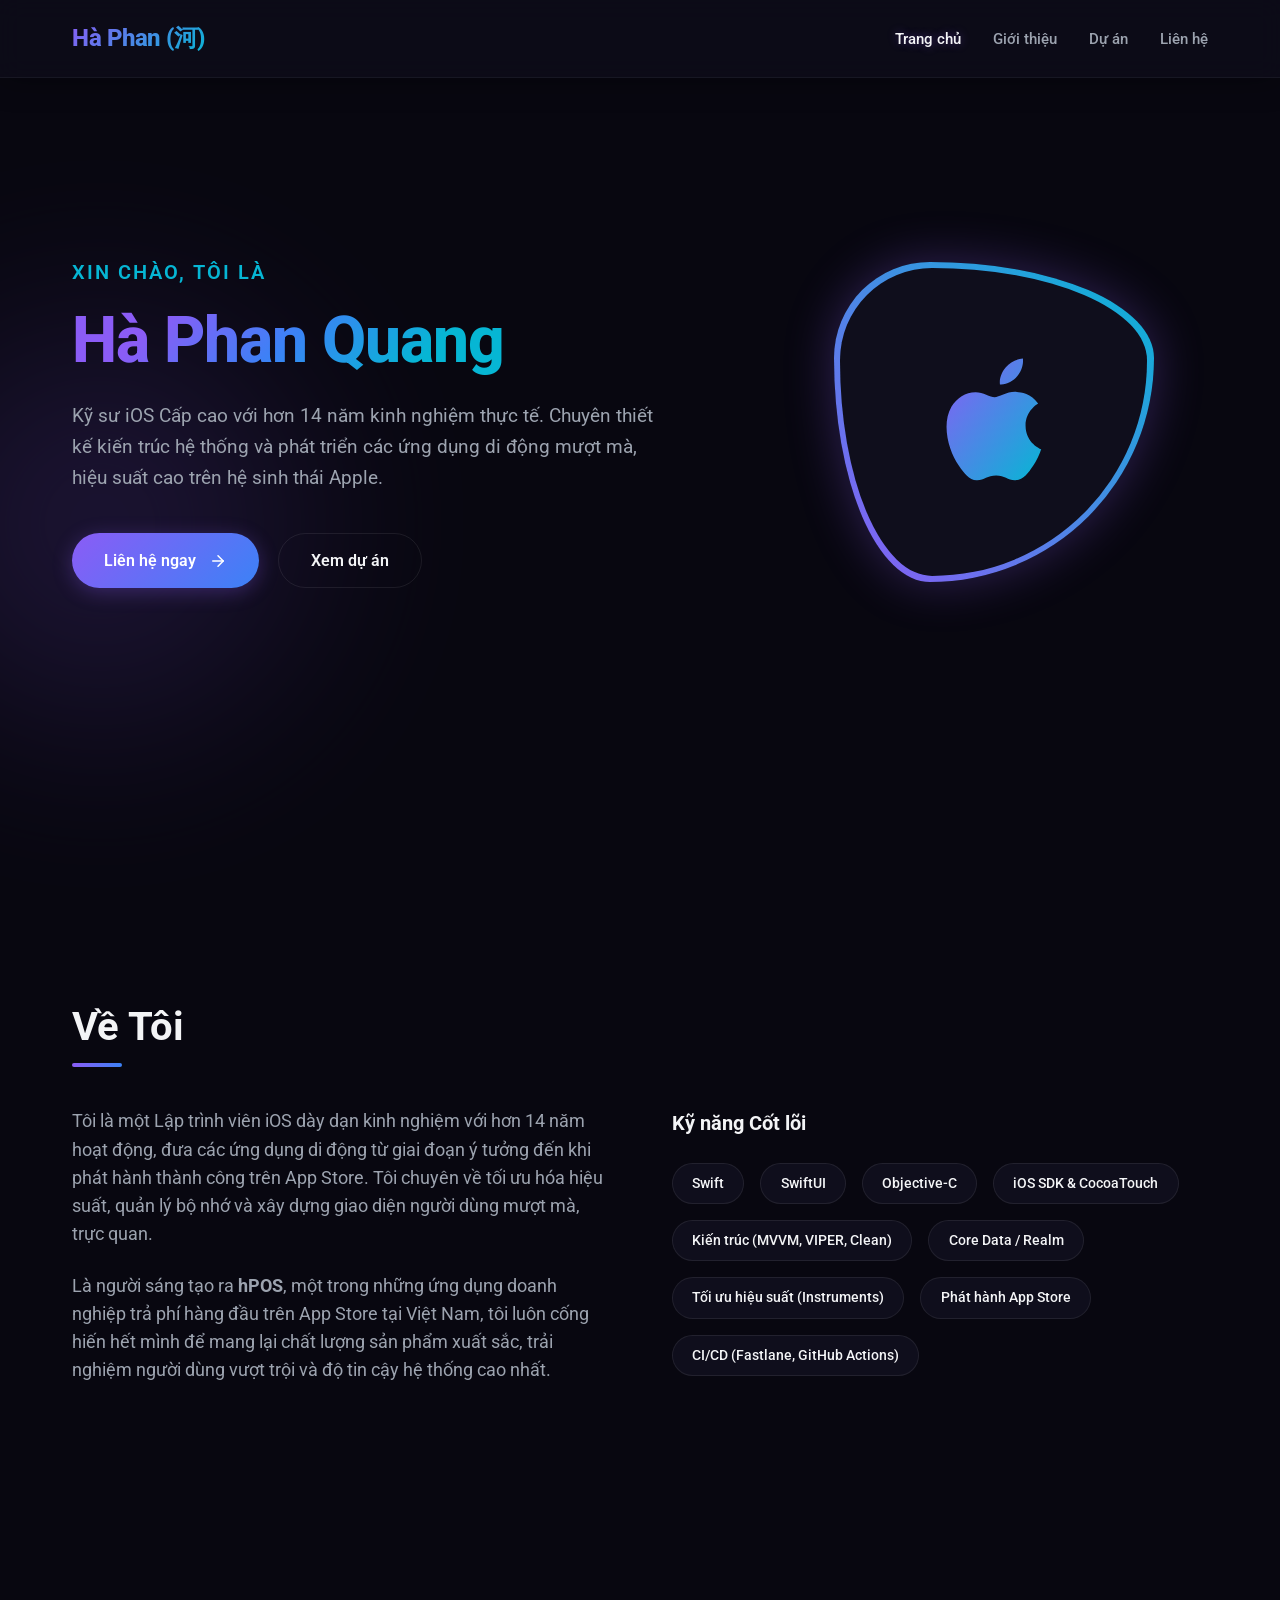
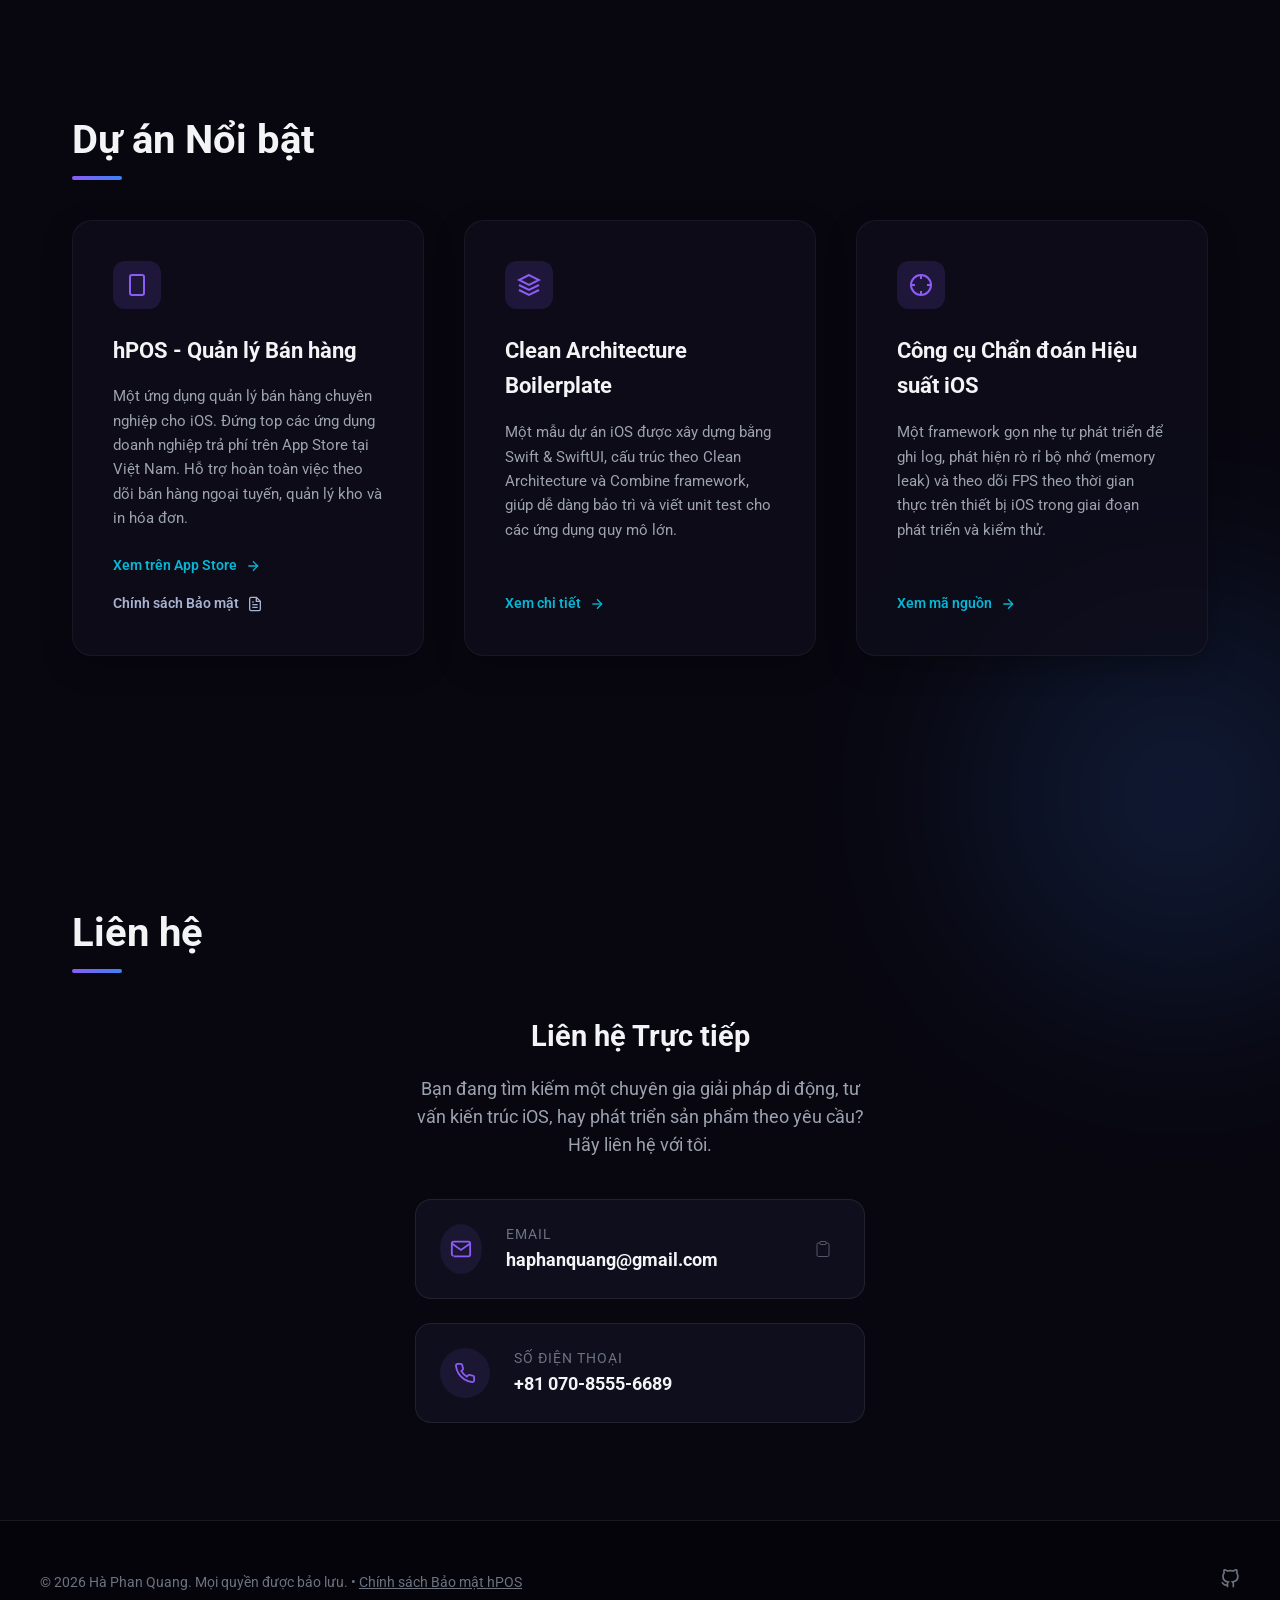
<file: docs/index.html>
<!DOCTYPE html>
<html lang="vi">
<head>
  <meta charset="UTF-8">
  <meta name="viewport" content="width=device-width, initial-scale=1.0">
  <meta name="description" content="Trang web cá nhân của Hà Phan Quang - Kỹ sư iOS Cấp cao với hơn 14 năm kinh nghiệm. Tác giả của hPOS, ứng dụng trả phí hàng đầu trên App Store tại Việt Nam.">
  <meta name="author" content="Hà Phan Quang">
  <title>Hà Phan Quang | Kỹ sư iOS Cấp cao</title>
  
  <!-- Google Fonts Preconnect and Links for optimized page load times -->
  <link rel="preconnect" href="https://fonts.googleapis.com">
  <link rel="preconnect" href="https://fonts.gstatic.com" crossorigin>
  <link href="https://fonts.googleapis.com/css2?family=Roboto:ital,wght@0,300;0,400;0,500;0,700;0,900;1,300;1,400;1,500;1,700;1,900&display=swap" rel="stylesheet">

  <!-- CSS Stylesheet -->
  <link rel="stylesheet" href="style.css">
</head>
<body>

  <!-- Background Glowing Orbs for Aesthetics -->
  <div class="glow-orb orb-1"></div>
  <div class="glow-orb orb-2"></div>

  <!-- Header / Navigation -->
  <header>
    <div class="nav-container">
      <a href="#" class="logo">Hà Phan (河)</a>
      <ul class="nav-links">
        <li><a href="#home" class="active">Trang chủ</a></li>
        <li><a href="#about">Giới thiệu</a></li>
        <li><a href="#projects">Dự án</a></li>
        <li><a href="#contact">Liên hệ</a></li>
      </ul>
    </div>
  </header>

  <!-- Hero Section -->
  <section id="home">
    <div class="hero-wrapper">
      <div class="hero-content">
        <h2>Xin chào, tôi là</h2>
        <h1><span class="gradient-text">Hà Phan Quang</span></h1>
        <p>Kỹ sư iOS Cấp cao với hơn 14 năm kinh nghiệm thực tế. Chuyên thiết kế kiến trúc hệ thống và phát triển các ứng dụng di động mượt mà, hiệu suất cao trên hệ sinh thái Apple.</p>
        <div class="btn-group">
          <a href="#contact" class="btn btn-primary">
            Liên hệ ngay
            <svg width="18" height="18" viewBox="0 0 24 24" fill="none" stroke="currentColor" stroke-width="2" stroke-linecap="round" stroke-linejoin="round"><line x1="5" y1="12" x2="19" y2="12"></line><polyline points="12 5 19 12 12 19"></polyline></svg>
          </a>
          <a href="#projects" class="btn btn-secondary">Xem dự án</a>
        </div>
      </div>
      
      <div class="hero-visual">
        <div class="profile-sphere">
          <div class="profile-sphere-inner">
            <!-- Sleek Apple/iOS developer icon -->
            <svg viewBox="0 0 24 24" style="width: 140px; height: 140px; fill: url(#sphere-grad);">
              <defs>
                <linearGradient id="sphere-grad" x1="0%" y1="0%" x2="100%" y2="100%">
                  <stop offset="0%" stop-color="#8b5cf6" />
                  <stop offset="100%" stop-color="#06b6d4" />
                </linearGradient>
              </defs>
              <path d="M18.71 19.5c-.83 1.24-1.71 2.45-3.05 2.47-1.34.03-1.77-.79-3.29-.79-1.53 0-2 .77-3.27.82-1.31.05-2.3-1.32-3.14-2.53C4.25 17 2.94 12.45 4.7 9.39c.87-1.52 2.43-2.48 4.12-2.51 1.28-.02 2.5.87 3.29.87.78 0 2.26-1.07 3.81-.91.65.03 2.47.26 3.64 1.98-.09.06-2.17 1.28-2.15 3.81.03 3.02 2.65 4.03 2.68 4.04-.03.07-.42 1.44-1.38 2.83M15.97 4.17c.66-.81 1.11-1.93.99-3.06-1 .04-2.21.67-2.93 1.49-.62.69-1.16 1.84-1.01 2.96 1.12.09 2.27-.56 2.95-1.39z"/>
            </svg>
          </div>
        </div>
      </div>
    </div>
  </section>

  <!-- About Section -->
  <section id="about" class="reveal">
    <h2 class="section-title">Về Tôi</h2>
    <div class="about-grid">
      <div class="about-text">
        <p>Tôi là một Lập trình viên iOS dày dạn kinh nghiệm với hơn 14 năm hoạt động, đưa các ứng dụng di động từ giai đoạn ý tưởng đến khi phát hành thành công trên App Store. Tôi chuyên về tối ưu hóa hiệu suất, quản lý bộ nhớ và xây dựng giao diện người dùng mượt mà, trực quan.</p>
        <p>Là người sáng tạo ra <strong>hPOS</strong>, một trong những ứng dụng doanh nghiệp trả phí hàng đầu trên App Store tại Việt Nam, tôi luôn cống hiến hết mình để mang lại chất lượng sản phẩm xuất sắc, trải nghiệm người dùng vượt trội và độ tin cậy hệ thống cao nhất.</p>
      </div>
      <div class="skills-wrapper">
        <h3>Kỹ năng Cốt lõi</h3>
        <div class="skills-list">
          <span class="skill-tag">Swift</span>
          <span class="skill-tag">SwiftUI</span>
          <span class="skill-tag">Objective-C</span>
          <span class="skill-tag">iOS SDK & CocoaTouch</span>
          <span class="skill-tag">Kiến trúc (MVVM, VIPER, Clean)</span>
          <span class="skill-tag">Core Data / Realm</span>
          <span class="skill-tag">Tối ưu hiệu suất (Instruments)</span>
          <span class="skill-tag">Phát hành App Store</span>
          <span class="skill-tag">CI/CD (Fastlane, GitHub Actions)</span>
        </div>
      </div>
    </div>
  </section>

  <!-- Projects Section -->
  <section id="projects" class="reveal">
    <h2 class="section-title">Dự án Nổi bật</h2>
    <div class="project-grid">
      <!-- Project 1 (hPOS) -->
      <div class="project-card">
        <div class="project-icon">
          <svg viewBox="0 0 24 24" fill="none" stroke="currentColor" stroke-width="2">
            <rect x="5" y="2" width="14" height="20" rx="2" ry="2"></rect>
            <line x1="12" y1="18" x2="12.01" y2="18"></line>
          </svg>
        </div>
        <h3>hPOS - Quản lý Bán hàng</h3>
        <p>Một ứng dụng quản lý bán hàng chuyên nghiệp cho iOS. Đứng top các ứng dụng doanh nghiệp trả phí trên App Store tại Việt Nam. Hỗ trợ hoàn toàn việc theo dõi bán hàng ngoại tuyến, quản lý kho và in hóa đơn.</p>
        <div style="display: flex; gap: 15px; flex-wrap: wrap;">
          <a href="https://apple.co/4h6hipO" target="_blank" class="project-link">
            Xem trên App Store
            <svg width="16" height="16" viewBox="0 0 24 24" fill="none" stroke="currentColor" stroke-width="2"><line x1="5" y1="12" x2="19" y2="12"></line><polyline points="12 5 19 12 12 19"></polyline></svg>
          </a>
          <a href="hpos-policy.html" class="project-link" style="color: #a8b2d1;">
            Chính sách Bảo mật
            <svg width="16" height="16" viewBox="0 0 24 24" fill="none" stroke="currentColor" stroke-width="2"><path d="M14 2H6a2 2 0 0 0-2 2v16a2 2 0 0 0 2 2h12a2 2 0 0 0 2-2V8z"></path><polyline points="14 2 14 8 20 8"></polyline><line x1="16" y1="13" x2="8" y2="13"></line><line x1="16" y1="17" x2="8" y2="17"></line><polyline points="10 9 9 9 8 9"></polyline></svg>
          </a>
        </div>
      </div>

      <!-- Project 2 -->
      <div class="project-card">
        <div class="project-icon">
          <svg viewBox="0 0 24 24" fill="none" stroke="currentColor" stroke-width="2"><polygon points="12 2 2 7 12 12 22 7 12 2"></polygon><polyline points="2 17 12 22 22 17"></polyline><polyline points="2 12 12 17 22 12"></polyline></svg>
        </div>
        <h3>Clean Architecture Boilerplate</h3>
        <p>Một mẫu dự án iOS được xây dựng bằng Swift & SwiftUI, cấu trúc theo Clean Architecture và Combine framework, giúp dễ dàng bảo trì và viết unit test cho các ứng dụng quy mô lớn.</p>
        <a href="#" class="project-link">
          Xem chi tiết
          <svg width="16" height="16" viewBox="0 0 24 24" fill="none" stroke="currentColor" stroke-width="2"><line x1="5" y1="12" x2="19" y2="12"></line><polyline points="12 5 19 12 12 19"></polyline></svg>
        </a>
      </div>

      <!-- Project 3 -->
      <div class="project-card">
        <div class="project-icon">
          <svg viewBox="0 0 24 24" fill="none" stroke="currentColor" stroke-width="2"><circle cx="12" cy="12" r="10"></circle><line x1="22" y1="12" x2="18" y2="12"></line><line x1="6" y1="12" x2="2" y2="12"></line><line x1="12" y1="6" x2="12" y2="2"></line><line x1="12" y1="22" x2="12" y2="18"></line></svg>
        </div>
        <h3>Công cụ Chẩn đoán Hiệu suất iOS</h3>
        <p>Một framework gọn nhẹ tự phát triển để ghi log, phát hiện rò rỉ bộ nhớ (memory leak) và theo dõi FPS theo thời gian thực trên thiết bị iOS trong giai đoạn phát triển và kiểm thử.</p>
        <a href="#" class="project-link">
          Xem mã nguồn
          <svg width="16" height="16" viewBox="0 0 24 24" fill="none" stroke="currentColor" stroke-width="2"><line x1="5" y1="12" x2="19" y2="12"></line><polyline points="12 5 19 12 12 19"></polyline></svg>
        </a>
      </div>
    </div>
  </section>

  <!-- Contact Section -->
  <section id="contact" class="reveal">
    <h2 class="section-title">Liên hệ</h2>
    <div class="contact-container" style="display: flex; justify-content: center;">
      <div class="contact-info" style="max-width: 600px; text-align: center;">
        <h3 style="text-align: center;">Liên hệ Trực tiếp</h3>
        <p style="text-align: center; margin-left: auto; margin-right: auto;">Bạn đang tìm kiếm một chuyên gia giải pháp di động, tư vấn kiến trúc iOS, hay phát triển sản phẩm theo yêu cầu? Hãy liên hệ với tôi.</p>
        
        <div class="contact-methods" style="justify-content: center; align-items: center;">
          <!-- Email Card with Copy-to-Clipboard Feature -->
          <div class="contact-card" style="cursor: default; width: 100%;">
            <div class="contact-icon">
              <svg viewBox="0 0 24 24" fill="none" stroke="currentColor" stroke-width="2"><path d="M4 4h16c1.1 0 2 .9 2 2v12c0 1.1-.9 2-2 2H4c1.1 0-2-.9-2-2V6c0-1.1.9-2 2-2z"></path><polyline points="22,6 12,13 2,6"></polyline></svg>
            </div>
            <div class="email-copy-wrapper">
              <div class="contact-details" style="text-align: left;">
                <span>Email</span>
                <strong id="email-text">haphanquang@gmail.com</strong>
              </div>
              <button class="btn-copy-email" id="btn-copy" title="Copy Email">
                <svg viewBox="0 0 24 24"><path d="M16 4h2a2 2 0 0 1 2 2v14a2 2 0 0 1-2 2H6a2 2 0 0 1-2-2V6a2 2 0 0 1 2-2h2"></path><rect x="8" y="2" width="8" height="4" rx="1" ry="1"></rect></svg>
              </button>
              <div class="tooltip-toast" id="copy-toast">Đã copy!</div>
            </div>
          </div>

          <!-- Phone Card -->
          <a href="tel:+8107085556689" class="contact-card" style="width: 100%;">
            <div class="contact-icon">
              <svg viewBox="0 0 24 24" fill="none" stroke="currentColor" stroke-width="2"><path d="M22 16.92v3a2 2 0 0 1-2.18 2 19.79 19.79 0 0 1-8.63-3.07 19.5 19.5 0 0 1-6-6 19.79 19.79 0 0 1-3.07-8.67A2 2 0 0 1 4.11 2h3a2 2 0 0 1 2 1.72 12.84 12.84 0 0 0 .7 2.81 2 2 0 0 1-.45 2.11L8.09 9.91a16 16 0 0 0 6 6l1.27-1.27a2 2 0 0 1 2.11-.45 12.84 12.84 0 0 0 2.81.7A2 2 0 0 1 22 16.92z"></path></svg>
            </div>
            <div class="contact-details" style="text-align: left;">
              <span>Số điện thoại</span>
              <strong>+81 070-8555-6689</strong>
            </div>
          </a>
        </div>
      </div>
    </div>
  </section>

  <!-- Footer -->
  <footer>
    <div class="footer-container">
      <p>&copy; 2026 Hà Phan Quang. Mọi quyền được bảo lưu. &bull; <a href="hpos-policy.html" style="color: var(--text-muted); text-decoration: underline; transition: color 0.3s ease;" onmouseover="this.style.color='var(--accent-cyan)'" onmouseout="this.style.color='var(--text-muted)'">Chính sách Bảo mật hPOS</a></p>
      <div class="social-links">
        <a href="https://github.com/haphanquang" target="_blank" title="GitHub">
          <svg viewBox="0 0 24 24" fill="none" stroke="currentColor" stroke-width="2"><path d="M9 19c-5 1.5-5-2.5-7-3m14 6v-3.87a3.37 3.37 0 0 0-.94-2.61c3.14-.35 6.44-1.54 6.44-7A5.44 5.44 0 0 0 20 4.77 5.07 5.07 0 0 0 19.91 1S18.73.65 16 2.48a13.38 13.38 0 0 0-7 0C6.27.65 5.09 1 5.09 1A5.07 5.07 0 0 0 5 4.77a5.44 5.44 0 0 0-1.5 3.78c0 5.42 3.3 6.61 6.44 7A3.37 3.37 0 0 0 9 18.13V22"></path></svg>
        </a>
      </div>
    </div>
  </footer>

  <!-- JS Script -->
  <script src="script.js"></script>
</body>
</html>
</file>
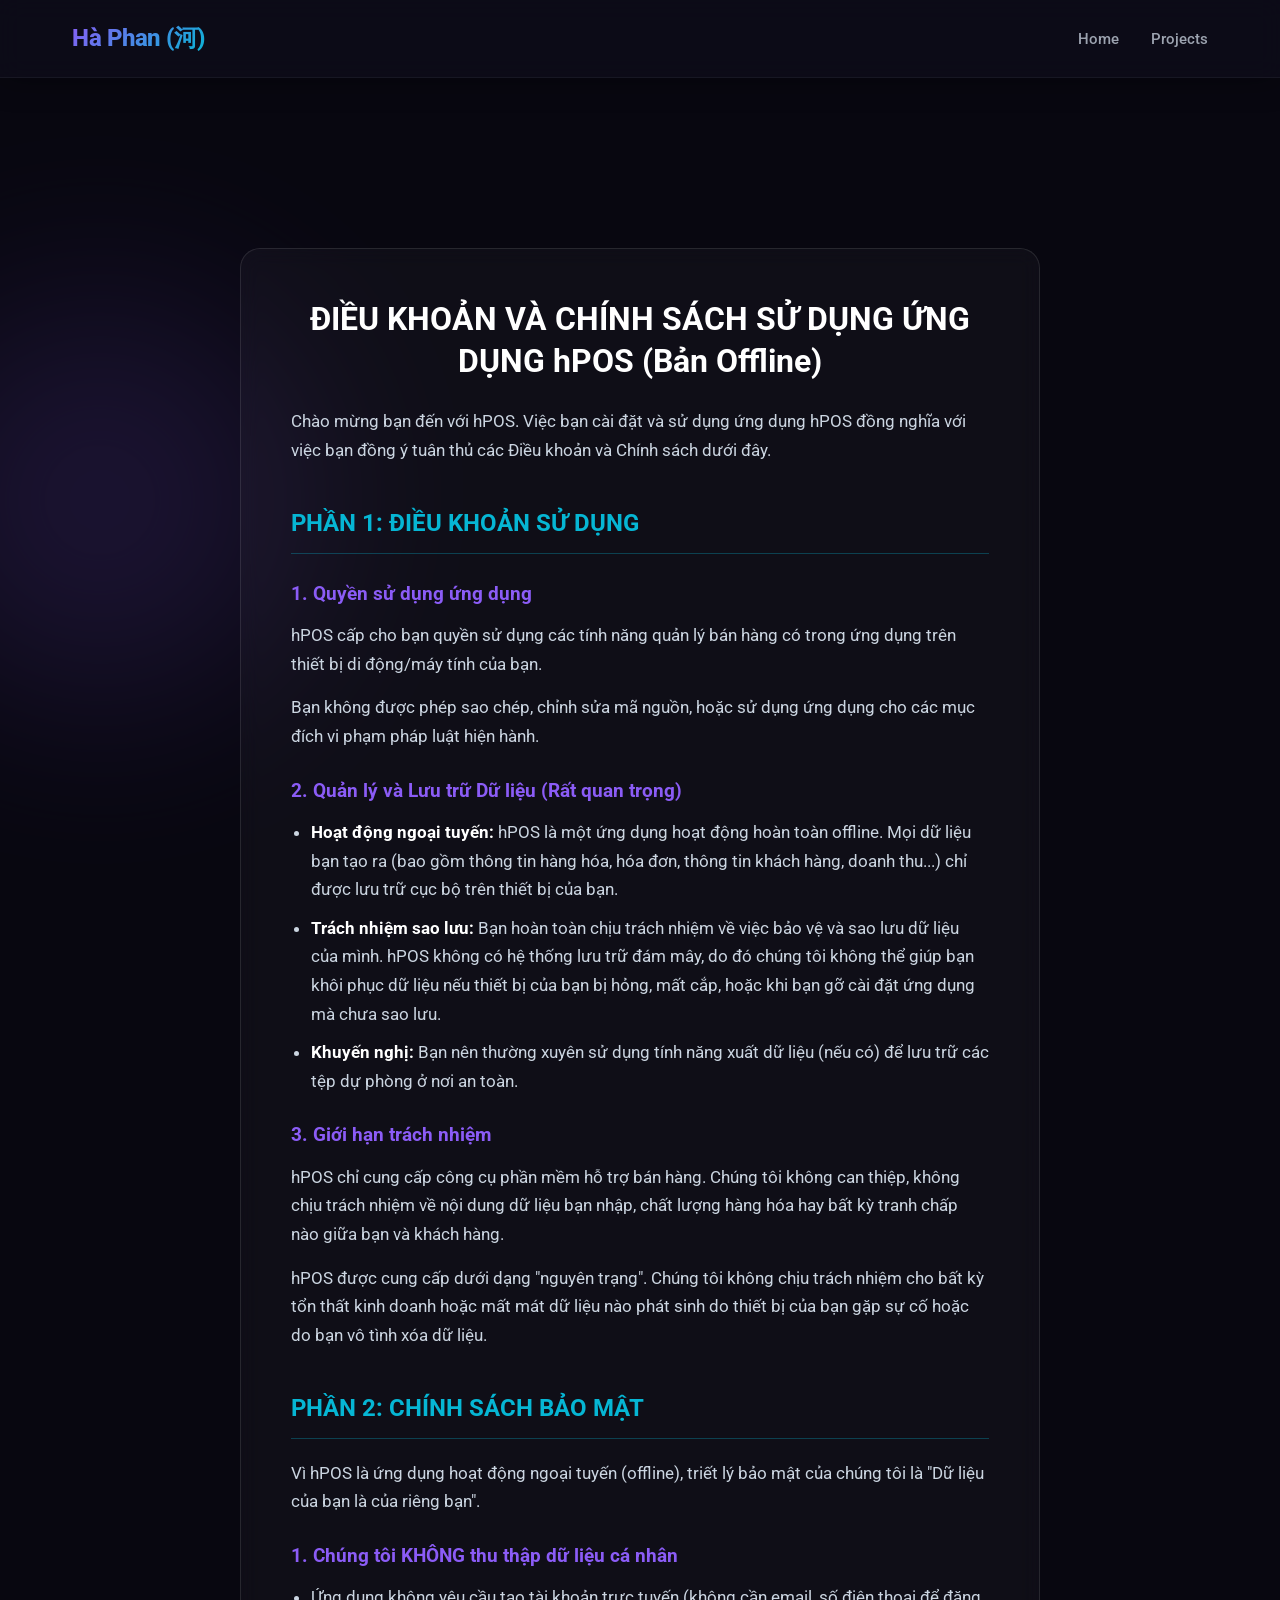
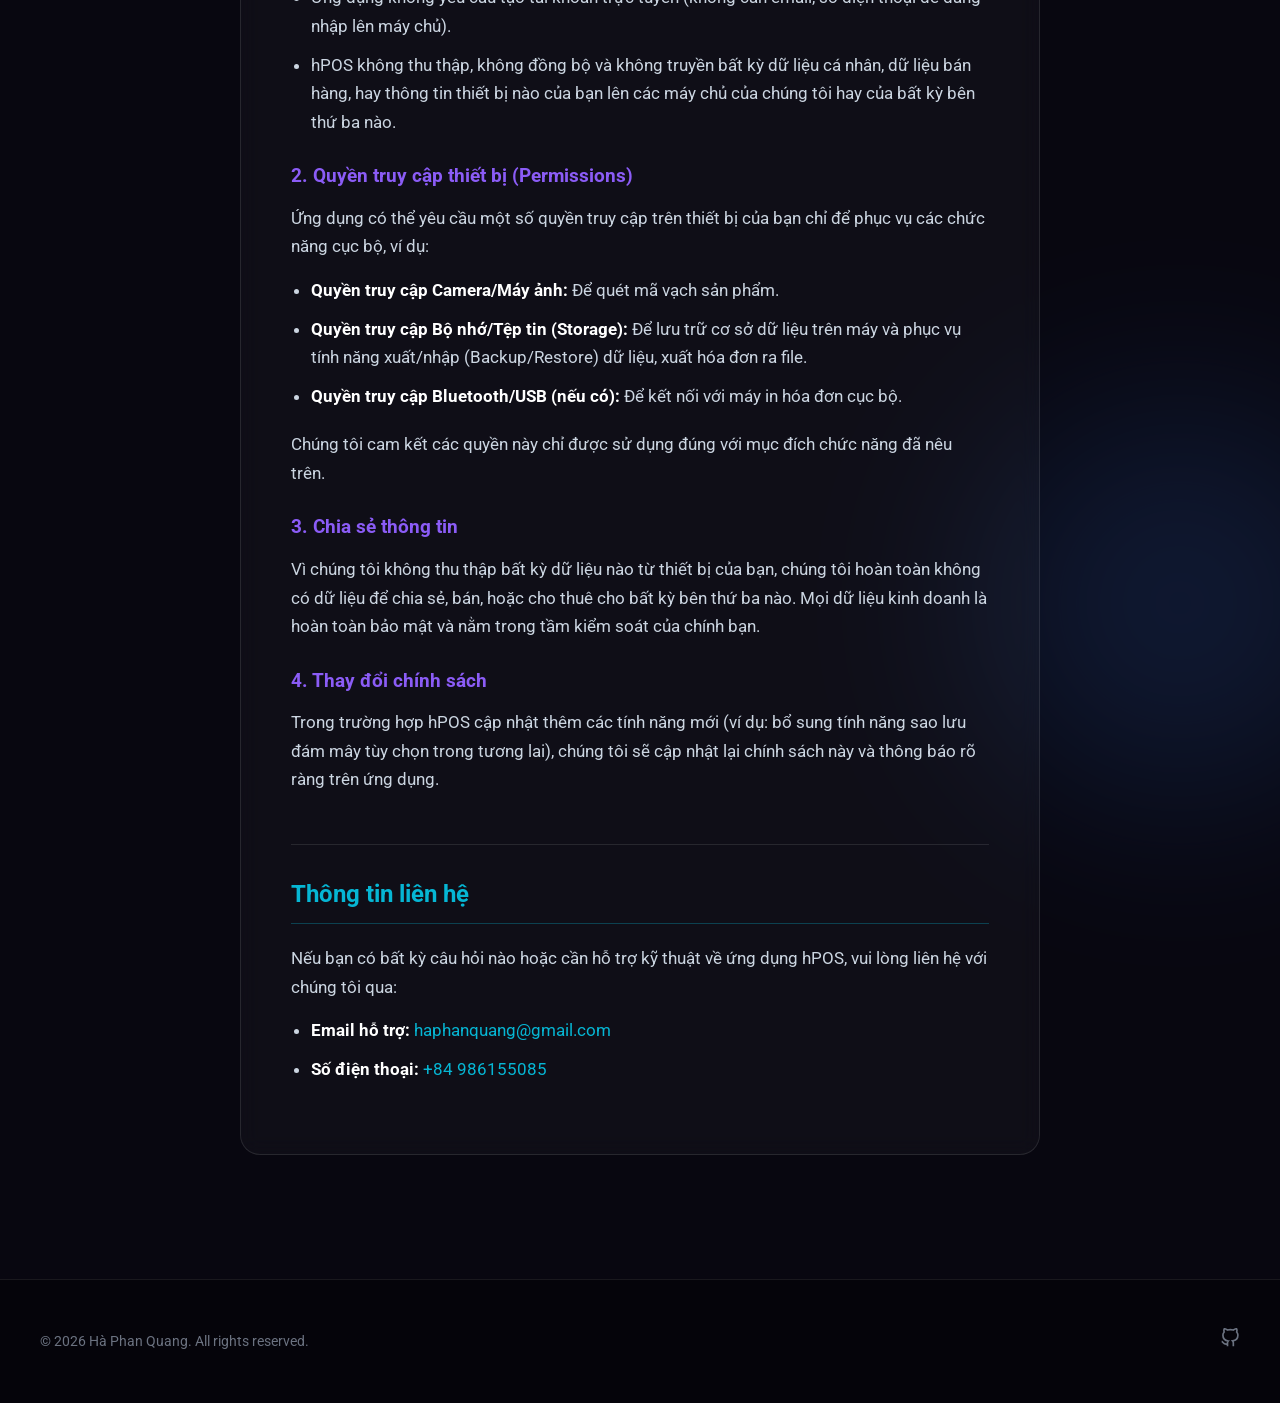
<file: docs/hpos-policy.html>
<!DOCTYPE html>
<html lang="vi">
<head>
  <meta charset="UTF-8">
  <meta name="viewport" content="width=device-width, initial-scale=1.0">
  <title>Chính sách và Điều khoản hPOS | Hà Phan Quang</title>
  
  <link rel="preconnect" href="https://fonts.googleapis.com">
  <link rel="preconnect" href="https://fonts.gstatic.com" crossorigin>
  <link href="https://fonts.googleapis.com/css2?family=Roboto:ital,wght@0,300;0,400;0,500;0,700;0,900;1,300;1,400;1,500;1,700;1,900&display=swap" rel="stylesheet">

  <link rel="stylesheet" href="style.css">
  <style>
    .policy-container {
      max-width: 800px;
      margin: 120px auto 60px auto;
      padding: 50px;
      background: rgba(255, 255, 255, 0.03);
      border: 1px solid rgba(255, 255, 255, 0.1);
      border-radius: 20px;
      backdrop-filter: blur(10px);
    }
    @media (max-width: 768px) {
      .policy-container {
        margin: 100px 20px 40px 20px;
        padding: 30px 20px;
      }
    }
    .policy-container h1 {
      font-size: 2rem;
      margin-bottom: 25px;
      color: #fff;
      line-height: 1.3;
      text-align: center;
    }
    .policy-container h2 {
      font-size: 1.5rem;
      margin-top: 40px;
      margin-bottom: 20px;
      color: #06b6d4;
      border-bottom: 1px solid rgba(6, 182, 212, 0.3);
      padding-bottom: 10px;
    }
    .policy-container h3 {
      font-size: 1.2rem;
      margin-top: 25px;
      margin-bottom: 12px;
      color: #8b5cf6;
    }
    .policy-container p, .policy-container li {
      color: #cbd5e1;
      line-height: 1.7;
      margin-bottom: 15px;
      font-size: 1.05rem;
    }
    .policy-container ul {
      margin-left: 20px;
      margin-bottom: 20px;
    }
    .policy-container li {
      margin-bottom: 10px;
    }
    .policy-container strong {
      color: #fff;
    }
    .policy-container a {
      color: #06b6d4;
      text-decoration: none;
      transition: color 0.3s ease;
    }
    .policy-container a:hover {
      color: #8b5cf6;
    }
  </style>
</head>
<body>

  <!-- Background Glowing Orbs -->
  <div class="glow-orb orb-1"></div>
  <div class="glow-orb orb-2"></div>

  <!-- Header / Navigation -->
  <header>
    <div class="nav-container">
      <a href="index.html" class="logo">Hà Phan (河)</a>
      <ul class="nav-links">
        <li><a href="index.html#home">Home</a></li>
        <li><a href="index.html#projects">Projects</a></li>
      </ul>
    </div>
  </header>

  <!-- Policy Content -->
  <section>
    <div class="policy-container reveal">
      <h1>ĐIỀU KHOẢN VÀ CHÍNH SÁCH SỬ DỤNG ỨNG DỤNG hPOS (Bản Offline)</h1>
      <p>Chào mừng bạn đến với hPOS. Việc bạn cài đặt và sử dụng ứng dụng hPOS đồng nghĩa với việc bạn đồng ý tuân thủ các Điều khoản và Chính sách dưới đây.</p>

      <h2>PHẦN 1: ĐIỀU KHOẢN SỬ DỤNG</h2>
      
      <h3>1. Quyền sử dụng ứng dụng</h3>
      <p>hPOS cấp cho bạn quyền sử dụng các tính năng quản lý bán hàng có trong ứng dụng trên thiết bị di động/máy tính của bạn.</p>
      <p>Bạn không được phép sao chép, chỉnh sửa mã nguồn, hoặc sử dụng ứng dụng cho các mục đích vi phạm pháp luật hiện hành.</p>

      <h3>2. Quản lý và Lưu trữ Dữ liệu (Rất quan trọng)</h3>
      <ul>
        <li><strong>Hoạt động ngoại tuyến:</strong> hPOS là một ứng dụng hoạt động hoàn toàn offline. Mọi dữ liệu bạn tạo ra (bao gồm thông tin hàng hóa, hóa đơn, thông tin khách hàng, doanh thu...) chỉ được lưu trữ cục bộ trên thiết bị của bạn.</li>
        <li><strong>Trách nhiệm sao lưu:</strong> Bạn hoàn toàn chịu trách nhiệm về việc bảo vệ và sao lưu dữ liệu của mình. hPOS không có hệ thống lưu trữ đám mây, do đó chúng tôi không thể giúp bạn khôi phục dữ liệu nếu thiết bị của bạn bị hỏng, mất cắp, hoặc khi bạn gỡ cài đặt ứng dụng mà chưa sao lưu.</li>
        <li><strong>Khuyến nghị:</strong> Bạn nên thường xuyên sử dụng tính năng xuất dữ liệu (nếu có) để lưu trữ các tệp dự phòng ở nơi an toàn.</li>
      </ul>

      <h3>3. Giới hạn trách nhiệm</h3>
      <p>hPOS chỉ cung cấp công cụ phần mềm hỗ trợ bán hàng. Chúng tôi không can thiệp, không chịu trách nhiệm về nội dung dữ liệu bạn nhập, chất lượng hàng hóa hay bất kỳ tranh chấp nào giữa bạn và khách hàng.</p>
      <p>hPOS được cung cấp dưới dạng "nguyên trạng". Chúng tôi không chịu trách nhiệm cho bất kỳ tổn thất kinh doanh hoặc mất mát dữ liệu nào phát sinh do thiết bị của bạn gặp sự cố hoặc do bạn vô tình xóa dữ liệu.</p>

      <h2>PHẦN 2: CHÍNH SÁCH BẢO MẬT</h2>
      <p>Vì hPOS là ứng dụng hoạt động ngoại tuyến (offline), triết lý bảo mật của chúng tôi là "Dữ liệu của bạn là của riêng bạn".</p>

      <h3>1. Chúng tôi KHÔNG thu thập dữ liệu cá nhân</h3>
      <ul>
        <li>Ứng dụng không yêu cầu tạo tài khoản trực tuyến (không cần email, số điện thoại để đăng nhập lên máy chủ).</li>
        <li>hPOS không thu thập, không đồng bộ và không truyền bất kỳ dữ liệu cá nhân, dữ liệu bán hàng, hay thông tin thiết bị nào của bạn lên các máy chủ của chúng tôi hay của bất kỳ bên thứ ba nào.</li>
      </ul>

      <h3>2. Quyền truy cập thiết bị (Permissions)</h3>
      <p>Ứng dụng có thể yêu cầu một số quyền truy cập trên thiết bị của bạn chỉ để phục vụ các chức năng cục bộ, ví dụ:</p>
      <ul>
        <li><strong>Quyền truy cập Camera/Máy ảnh:</strong> Để quét mã vạch sản phẩm.</li>
        <li><strong>Quyền truy cập Bộ nhớ/Tệp tin (Storage):</strong> Để lưu trữ cơ sở dữ liệu trên máy và phục vụ tính năng xuất/nhập (Backup/Restore) dữ liệu, xuất hóa đơn ra file.</li>
        <li><strong>Quyền truy cập Bluetooth/USB (nếu có):</strong> Để kết nối với máy in hóa đơn cục bộ.</li>
      </ul>
      <p>Chúng tôi cam kết các quyền này chỉ được sử dụng đúng với mục đích chức năng đã nêu trên.</p>

      <h3>3. Chia sẻ thông tin</h3>
      <p>Vì chúng tôi không thu thập bất kỳ dữ liệu nào từ thiết bị của bạn, chúng tôi hoàn toàn không có dữ liệu để chia sẻ, bán, hoặc cho thuê cho bất kỳ bên thứ ba nào. Mọi dữ liệu kinh doanh là hoàn toàn bảo mật và nằm trong tầm kiểm soát của chính bạn.</p>

      <h3>4. Thay đổi chính sách</h3>
      <p>Trong trường hợp hPOS cập nhật thêm các tính năng mới (ví dụ: bổ sung tính năng sao lưu đám mây tùy chọn trong tương lai), chúng tôi sẽ cập nhật lại chính sách này và thông báo rõ ràng trên ứng dụng.</p>

      <h2 style="margin-top: 50px; border-top: 1px solid rgba(255, 255, 255, 0.1); padding-top: 30px;">Thông tin liên hệ</h2>
      <p>Nếu bạn có bất kỳ câu hỏi nào hoặc cần hỗ trợ kỹ thuật về ứng dụng hPOS, vui lòng liên hệ với chúng tôi qua:</p>
      <ul>
        <li><strong>Email hỗ trợ:</strong> <a href="mailto:haphanquang@gmail.com">haphanquang@gmail.com</a></li>
        <li><strong>Số điện thoại:</strong> <a href="tel:+84986155085">+84 986155085</a></li>
      </ul>
    </div>
  </section>

  <!-- Footer -->
  <footer>
    <div class="footer-container">
      <p>&copy; 2026 Hà Phan Quang. All rights reserved.</p>
      <div class="social-links">
        <a href="https://github.com/haphanquang" target="_blank" title="GitHub">
          <svg viewBox="0 0 24 24" fill="none" stroke="currentColor" stroke-width="2"><path d="M9 19c-5 1.5-5-2.5-7-3m14 6v-3.87a3.37 3.37 0 0 0-.94-2.61c3.14-.35 6.44-1.54 6.44-7A5.44 5.44 0 0 0 20 4.77 5.07 5.07 0 0 0 19.91 1S18.73.65 16 2.48a13.38 13.38 0 0 0-7 0C6.27.65 5.09 1 5.09 1A5.07 5.07 0 0 0 5 4.77a5.44 5.44 0 0 0-1.5 3.78c0 5.42 3.3 6.61 6.44 7A3.37 3.37 0 0 0 9 18.13V22"></path></svg>
        </a>
      </div>
    </div>
  </footer>

  <!-- JS Script -->
  <script src="script.js"></script>
</body>
</html>
</file>
<file: docs/style.css>
/* Google Fonts loaded via HTML <link> tags in index.html for faster preconnected resource loading */

/* CSS Variables for Premium Design System */
:root {
  --font-primary: 'Roboto', -apple-system, BlinkMacSystemFont, 'Segoe UI', sans-serif;

  /* Color Palette - Premium Dark Mode */
  --bg-primary: #080710;
  --bg-secondary: #0f0e1c;
  --bg-tertiary: #17152c;
  --accent-purple: #8b5cf6;
  --accent-blue: #3b82f6;
  --accent-cyan: #06b6d4;
  --text-primary: #f3f4f6;
  --text-secondary: #9ca3af;
  --text-muted: #6b7280;
  --border-color: rgba(255, 255, 255, 0.08);
  --border-hover: rgba(255, 255, 255, 0.16);

  /* Glassmorphism Styles */
  --glass-bg: rgba(15, 14, 28, 0.7);
  --glass-border: rgba(255, 255, 255, 0.05);
  --glass-shadow: rgba(0, 0, 0, 0.3);

  /* Transitions */
  --transition-smooth: all 0.3s cubic-bezier(0.4, 0, 0.2, 1);
}

/* Base Styles */
* {
  box-sizing: border-box;
  margin: 0;
  padding: 0;
}

html {
  scroll-behavior: smooth;
}

body {
  font-family: var(--font-primary);
  background-color: var(--bg-primary);
  color: var(--text-primary);
  line-height: 1.6;
  overflow-x: hidden;
  position: relative;
}

/* Background Glowing Orbs */
.glow-orb {
  position: absolute;
  width: 400px;
  height: 400px;
  border-radius: 50%;
  filter: blur(100px);
  z-index: -1;
  opacity: 0.15;
  pointer-events: none;
}

.orb-1 {
  background: var(--accent-purple);
  top: 10%;
  left: -100px;
}

.orb-2 {
  background: var(--accent-blue);
  bottom: 20%;
  right: -100px;
}

/* Header & Navigation */
header {
  position: fixed;
  top: 0;
  left: 0;
  width: 100%;
  z-index: 1000;
  background: var(--glass-bg);
  backdrop-filter: blur(12px);
  -webkit-backdrop-filter: blur(12px);
  border-bottom: 1px solid var(--glass-border);
  box-shadow: 0 4px 30px var(--glass-shadow);
}

.nav-container {
  max-width: 1200px;
  margin: 0 auto;
  padding: 1.2rem 2rem;
  display: flex;
  justify-content: space-between;
  align-items: center;
}

.logo {
  font-weight: 800;
  font-size: 1.5rem;
  text-decoration: none;
  background: linear-gradient(135deg, var(--accent-purple), var(--accent-cyan));
  -webkit-background-clip: text;
  -webkit-text-fill-color: transparent;
  letter-spacing: -0.5px;
}

.nav-links {
  display: flex;
  list-style: none;
  gap: 2rem;
}

.nav-links a {
  text-decoration: none;
  color: var(--text-secondary);
  font-weight: 500;
  font-size: 0.95rem;
  transition: var(--transition-smooth);
}

.nav-links a:hover,
.nav-links a.active {
  color: var(--text-primary);
  text-shadow: 0 0 10px rgba(139, 92, 246, 0.4);
}

/* Layout Sections */
section {
  padding: 8rem 2rem 4rem;
  max-width: 1200px;
  margin: 0 auto;
  min-height: calc(100vh - 120px);
  display: flex;
  flex-direction: column;
  justify-content: center;
}

.section-title {
  font-size: 2.5rem;
  font-weight: 700;
  margin-bottom: 3rem;
  position: relative;
  display: inline-block;
}

.section-title::after {
  content: '';
  position: absolute;
  left: 0;
  bottom: -8px;
  width: 50px;
  height: 4px;
  background: linear-gradient(90deg, var(--accent-purple), var(--accent-blue));
  border-radius: 2px;
}

/* Hero Section */
.hero-wrapper {
  display: grid;
  grid-template-columns: 1.2fr 0.8fr;
  gap: 4rem;
  align-items: center;
}

.hero-content h2 {
  font-size: 1.25rem;
  color: var(--accent-cyan);
  font-weight: 600;
  text-transform: uppercase;
  letter-spacing: 2px;
  margin-bottom: 1rem;
}

.hero-content h1 {
  font-size: 4rem;
  font-weight: 800;
  line-height: 1.15;
  margin-bottom: 1.5rem;
  letter-spacing: -1px;
}

.gradient-text {
  background: linear-gradient(135deg, var(--accent-purple) 20%, var(--accent-blue) 50%, var(--accent-cyan) 80%);
  -webkit-background-clip: text;
  -webkit-text-fill-color: transparent;
}

.hero-content p {
  font-size: 1.2rem;
  color: var(--text-secondary);
  margin-bottom: 2.5rem;
  max-width: 600px;
}

.btn-group {
  display: flex;
  gap: 1.2rem;
}

.btn {
  display: inline-flex;
  align-items: center;
  gap: 0.8rem;
  padding: 0.85rem 2rem;
  border-radius: 50px;
  font-weight: 600;
  font-size: 1rem;
  text-decoration: none;
  cursor: pointer;
  transition: var(--transition-smooth);
}

.btn-primary {
  background: linear-gradient(135deg, var(--accent-purple), var(--accent-blue));
  color: white;
  border: none;
  box-shadow: 0 4px 20px rgba(139, 92, 246, 0.3);
}

.btn-primary:hover {
  transform: translateY(-3px);
  box-shadow: 0 6px 25px rgba(139, 92, 246, 0.5);
}

.btn-secondary {
  background: transparent;
  color: var(--text-primary);
  border: 1px solid var(--border-color);
}

.btn-secondary:hover {
  background: rgba(255, 255, 255, 0.03);
  border-color: var(--border-hover);
  transform: translateY(-3px);
}

/* Hero Visual Art (Abstract SVG shape or Avatar placeholder) */
.hero-visual {
  display: flex;
  justify-content: center;
  align-items: center;
  position: relative;
}

.profile-sphere {
  width: 320px;
  height: 320px;
  border-radius: 30% 70% 70% 30% / 30% 30% 70% 70%;
  background: linear-gradient(45deg, var(--accent-purple), var(--accent-cyan));
  box-shadow: 0 0 50px rgba(139, 92, 246, 0.3);
  animation: morphing 15s ease-in-out infinite alternate;
  position: relative;
  overflow: hidden;
  display: flex;
  align-items: center;
  justify-content: center;
}

.profile-sphere-inner {
  width: 96%;
  height: 96%;
  border-radius: inherit;
  background: var(--bg-secondary);
  display: flex;
  align-items: center;
  justify-content: center;
}

.profile-sphere-inner svg {
  width: 140px;
  height: 140px;
  fill: url(#sphere-grad);
}

@keyframes morphing {
  0% {
    border-radius: 30% 70% 70% 30% / 30% 30% 70% 70%;
  }

  25% {
    border-radius: 58% 42% 75% 25% / 76% 46% 54% 24%;
  }

  50% {
    border-radius: 50% 50% 33% 67% / 55% 27% 73% 45%;
  }

  75% {
    border-radius: 33% 67% 58% 42% / 63% 68% 32% 37%;
  }

  100% {
    border-radius: 30% 70% 70% 30% / 30% 30% 70% 70%;
  }
}

/* About Section */
.about-grid {
  display: grid;
  grid-template-columns: 1fr 1fr;
  gap: 4rem;
  align-items: flex-start;
}

.about-text p {
  color: var(--text-secondary);
  margin-bottom: 1.5rem;
  font-size: 1.1rem;
}

.skills-wrapper h3 {
  font-size: 1.25rem;
  margin-bottom: 1.5rem;
}

.skills-list {
  display: flex;
  flex-wrap: wrap;
  gap: 1rem;
}

.skill-tag {
  background: var(--bg-secondary);
  border: 1px solid var(--border-color);
  padding: 0.5rem 1.2rem;
  border-radius: 50px;
  font-size: 0.9rem;
  font-weight: 500;
  color: var(--text-primary);
  transition: var(--transition-smooth);
}

.skill-tag:hover {
  background: var(--bg-tertiary);
  border-color: var(--accent-blue);
  transform: translateY(-2px);
}

/* Projects Section */
.project-grid {
  display: grid;
  grid-template-columns: repeat(auto-fill, minmax(320px, 1fr));
  gap: 2.5rem;
}

.project-card {
  background: var(--glass-bg);
  border: 1px solid var(--glass-border);
  border-radius: 20px;
  padding: 2.5rem;
  transition: var(--transition-smooth);
  position: relative;
  overflow: hidden;
  box-shadow: 0 10px 30px var(--glass-shadow);
  display: flex;
  flex-direction: column;
  height: 100%;
}

.project-card::before {
  content: '';
  position: absolute;
  top: 0;
  left: 0;
  width: 100%;
  height: 4px;
  background: linear-gradient(90deg, var(--accent-purple), var(--accent-blue));
  opacity: 0;
  transition: var(--transition-smooth);
}

.project-card:hover {
  transform: translateY(-8px);
  border-color: var(--border-hover);
  box-shadow: 0 20px 40px rgba(0, 0, 0, 0.4);
}

.project-card:hover::before {
  opacity: 1;
}

.project-icon {
  width: 48px;
  height: 48px;
  background: rgba(139, 92, 246, 0.15);
  border-radius: 12px;
  display: flex;
  align-items: center;
  justify-content: center;
  margin-bottom: 1.5rem;
}

.project-icon svg {
  width: 24px;
  height: 24px;
  stroke: var(--accent-purple);
}

.project-card h3 {
  font-size: 1.4rem;
  margin-bottom: 1rem;
}

.project-card p {
  color: var(--text-secondary);
  font-size: 0.95rem;
  margin-bottom: 1.5rem;
  flex-grow: 1;
}

.project-link {
  display: inline-flex;
  align-items: center;
  gap: 0.5rem;
  text-decoration: none;
  color: var(--accent-cyan);
  font-weight: 600;
  font-size: 0.9rem;
  transition: var(--transition-smooth);
}

.project-link:hover {
  gap: 0.8rem;
}

/* Contact Section */
.contact-container {
  display: grid;
  grid-template-columns: 1fr 1fr;
  gap: 4rem;
  align-items: center;
}

.contact-info h3 {
  font-size: 1.8rem;
  margin-bottom: 1rem;
}

.contact-info p {
  color: var(--text-secondary);
  margin-bottom: 2.5rem;
  font-size: 1.1rem;
  max-width: 450px;
}

.contact-methods {
  display: flex;
  flex-direction: column;
  gap: 1.5rem;
}

.contact-card {
  background: var(--bg-secondary);
  border: 1px solid var(--border-color);
  padding: 1.5rem;
  border-radius: 16px;
  display: flex;
  align-items: center;
  gap: 1.5rem;
  transition: var(--transition-smooth);
  text-decoration: none;
  color: inherit;
}

.contact-card:hover {
  border-color: var(--accent-purple);
  transform: translateX(5px);
  background: var(--bg-tertiary);
}

.contact-icon {
  width: 50px;
  height: 50px;
  background: rgba(139, 92, 246, 0.1);
  border-radius: 50%;
  display: flex;
  align-items: center;
  justify-content: center;
}

.contact-icon svg {
  width: 22px;
  height: 22px;
  stroke: var(--accent-purple);
}

.contact-details span {
  display: block;
  font-size: 0.85rem;
  color: var(--text-muted);
  text-transform: uppercase;
  letter-spacing: 1px;
}

.contact-details strong {
  font-size: 1.1rem;
  color: var(--text-primary);
  word-break: break-all;
}

/* Contact Email Clipboard Feature */
.email-copy-wrapper {
  position: relative;
  display: flex;
  align-items: center;
  justify-content: space-between;
  width: 100%;
}

.btn-copy-email {
  background: transparent;
  border: none;
  cursor: pointer;
  padding: 0.5rem;
  color: var(--text-muted);
  border-radius: 8px;
  display: flex;
  align-items: center;
  justify-content: center;
  transition: var(--transition-smooth);
}

.btn-copy-email:hover {
  background: rgba(255, 255, 255, 0.05);
  color: var(--accent-cyan);
}

.btn-copy-email svg {
  width: 18px;
  height: 18px;
  fill: none;
  stroke: currentColor;
}

/* Tooltip Alert */
.tooltip-toast {
  position: absolute;
  top: -40px;
  right: 0;
  background: var(--accent-cyan);
  color: var(--bg-primary);
  font-weight: 700;
  font-size: 0.8rem;
  padding: 0.4rem 0.8rem;
  border-radius: 6px;
  opacity: 0;
  pointer-events: none;
  transition: transform 0.3s ease, opacity 0.3s ease;
  transform: translateY(10px);
}

.tooltip-toast.show {
  opacity: 1;
  transform: translateY(0);
}

/* Quick Contact Form */
.contact-form-container {
  background: var(--glass-bg);
  border: 1px solid var(--glass-border);
  padding: 3rem;
  border-radius: 24px;
  box-shadow: 0 20px 40px var(--glass-shadow);
}

.contact-form-container h4 {
  font-size: 1.4rem;
  margin-bottom: 2rem;
}

.form-group {
  margin-bottom: 1.5rem;
}

.form-group label {
  display: block;
  font-size: 0.85rem;
  font-weight: 500;
  margin-bottom: 0.5rem;
  color: var(--text-secondary);
}

.form-control {
  width: 100%;
  background: rgba(255, 255, 255, 0.03);
  border: 1px solid var(--border-color);
  padding: 0.9rem 1.2rem;
  border-radius: 12px;
  color: var(--text-primary);
  font-family: var(--font-primary);
  font-size: 1rem;
  transition: var(--transition-smooth);
}

.form-control:focus {
  outline: none;
  border-color: var(--accent-purple);
  background: rgba(255, 255, 255, 0.05);
  box-shadow: 0 0 15px rgba(139, 92, 246, 0.15);
}

textarea.form-control {
  resize: vertical;
  min-height: 120px;
}

/* Scroll reveal class */
.reveal {
  opacity: 0;
  transform: translateY(40px);
  transition: opacity 0.8s ease, transform 0.8s ease;
}

.reveal.active {
  opacity: 1;
  transform: translateY(0);
}

/* Footer */
footer {
  border-top: 1px solid var(--border-color);
  padding: 3rem 2rem;
  background-color: #05040a;
}

.footer-container {
  max-width: 1200px;
  margin: 0 auto;
  display: flex;
  justify-content: space-between;
  align-items: center;
}

.footer-container p {
  color: var(--text-muted);
  font-size: 0.9rem;
}

.social-links {
  display: flex;
  gap: 1.5rem;
}

.social-links a {
  color: var(--text-muted);
  transition: var(--transition-smooth);
}

.social-links a:hover {
  color: var(--accent-cyan);
  transform: translateY(-2px);
}

.social-links svg {
  width: 20px;
  height: 20px;
  fill: none;
  stroke: currentColor;
}

/* Responsive Design */
@media (max-width: 992px) {
  .hero-wrapper {
    grid-template-columns: 1fr;
    gap: 3rem;
    text-align: center;
  }

  .hero-content p {
    margin-left: auto;
    margin-right: auto;
  }

  .btn-group {
    justify-content: center;
  }

  .hero-visual {
    order: -1;
  }

  .about-grid {
    grid-template-columns: 1fr;
    gap: 3rem;
  }

  .contact-container {
    grid-template-columns: 1fr;
    gap: 3rem;
  }

  .section-title {
    font-size: 2.2rem;
  }
}

@media (max-width: 768px) {
  .nav-links {
    display: none;
    /* Can be expanded to hamburger menu in full implementations */
  }

  .hero-content h1 {
    font-size: 2.8rem;
  }

  .section-title {
    font-size: 2rem;
  }

  section {
    padding: 6rem 1.5rem 3rem;
  }

  .contact-form-container {
    padding: 2rem;
  }
}
</file>
